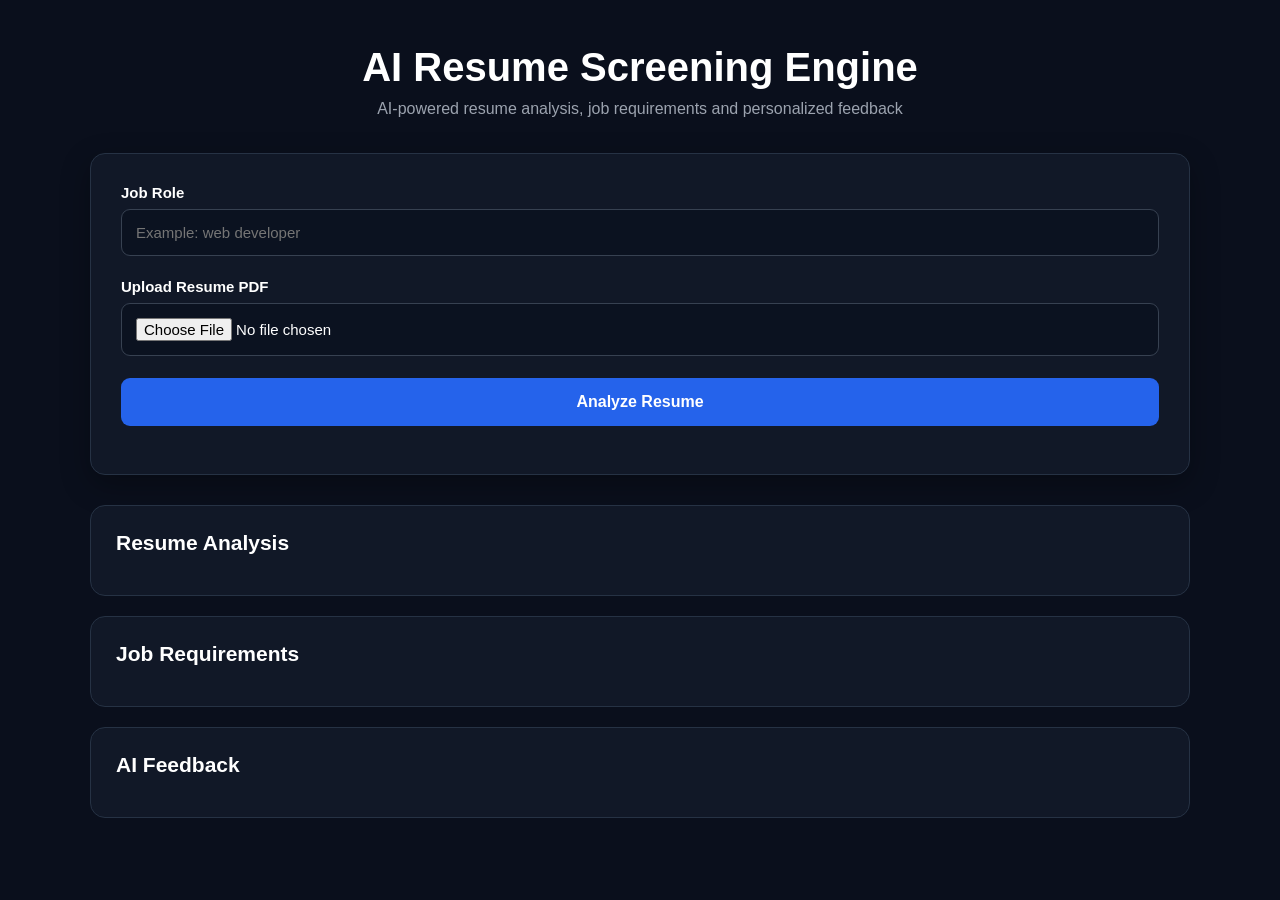
<file: frontend/index.html>
<!DOCTYPE html>
<html lang="en">
<head>
    <meta charset="UTF-8">
    <meta name="viewport" content="width=device-width, initial-scale=1.0">
    <title>AI Resume Screening Engine</title>
    <link rel="stylesheet" href="style.css">
</head>

<body>

    <div class="container">

        <div class="header">
    <h1>AI Resume Screening Engine</h1>
    <p>AI-powered resume analysis, job requirements and personalized feedback</p>
      </div>

        <div class="card">

           <label for="jobRole">Job Role</label>
<input type="text" id="jobRole" placeholder="Example: web developer">

<label for="resumeFile">Upload Resume PDF</label>
<input type="file" id="resumeFile" accept=".pdf">

<button onclick="analyzeResume()">Analyze Resume</button>

            <p id="loading"></p>
            <p id="error"></p>

        </div>

        <div id="results" class="results">

            <div class="result-card">
                <h2>Resume Analysis</h2>
                <pre id="analysis"></pre>
            </div>

            <div class="result-card">
                <h2>Job Requirements</h2>
                <pre id="jobRequirements"></pre>
            </div>

            <div class="result-card">
                <h2>AI Feedback</h2>
                <pre id="feedback"></pre>
            </div>

        </div>

    </div>

    <script src="script.js"></script>

</body>
</html>
</file>
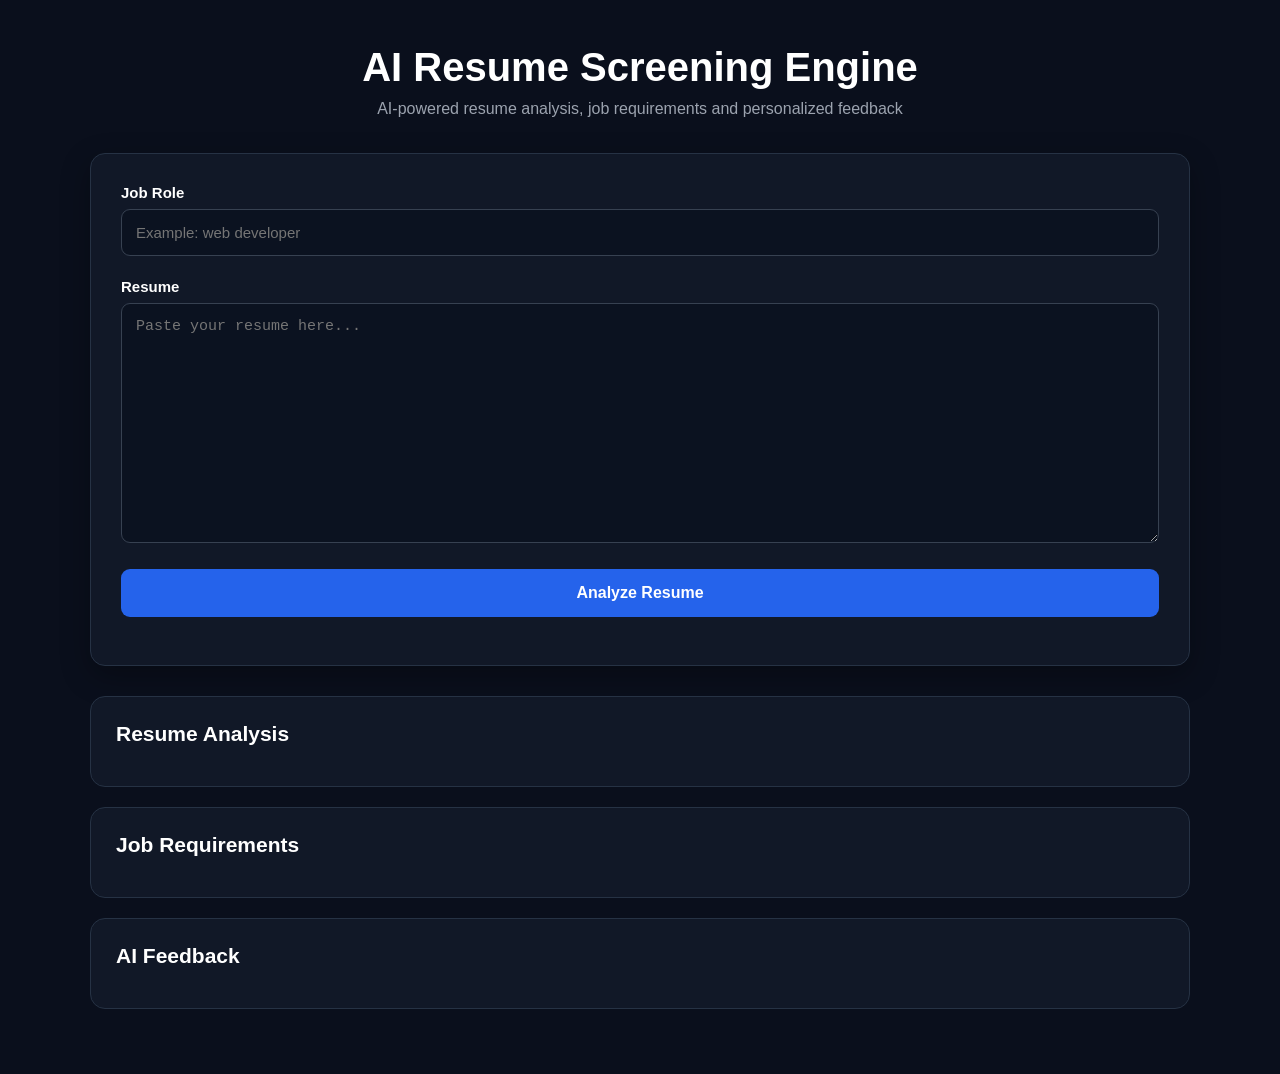
<file: frontent/index.html>
<!DOCTYPE html>
<html lang="en">
<head>
    <meta charset="UTF-8">
    <meta name="viewport" content="width=device-width, initial-scale=1.0">
    <title>AI Resume Screening Engine</title>
    <link rel="stylesheet" href="style.css">
</head>

<body>

    <div class="container">

        <div class="header">
    <h1>AI Resume Screening Engine</h1>
    <p>AI-powered resume analysis, job requirements and personalized feedback</p>
      </div>

        <div class="card">

            <label for="jobRole">Job Role</label>
            <input
                type="text"
                id="jobRole"
                placeholder="Example: web developer"
            >

            <label for="resume">Resume</label>
            <textarea
                id="resume"
                placeholder="Paste your resume here..."
            ></textarea>

            <button onclick="analyzeResume()">
                Analyze Resume
                
            </button>

            <p id="loading"></p>
            <p id="error"></p>

        </div>

        <div id="results" class="results">

            <div class="result-card">
                <h2>Resume Analysis</h2>
                <pre id="analysis"></pre>
            </div>

            <div class="result-card">
                <h2>Job Requirements</h2>
                <pre id="jobRequirements"></pre>
            </div>

            <div class="result-card">
                <h2>AI Feedback</h2>
                <pre id="feedback"></pre>
            </div>

        </div>

    </div>

    <script src="script.js"></script>

</body>
</html>
</file>
<file: frontend/style.css>
* {
    margin: 0;
    padding: 0;
    box-sizing: border-box;
}

body {
    font-family: Arial, sans-serif;
    background: #0a0f1c;
    color: #ffffff;
    min-height: 100vh;
}

.container {
    width: 92%;
    max-width: 1100px;
    margin: auto;
    padding: 45px 0;
}

/* Header */

.header {
    text-align: center;
    margin-bottom: 35px;
}

.header h1 {
    font-size: 40px;
    margin-bottom: 10px;
}

.header p {
    color: #9ca3af;
    font-size: 16px;
}

/* Main Card */

.card {
    background: #111827;
    border: 1px solid #263244;
    border-radius: 15px;
    padding: 30px;
    box-shadow: 0 10px 30px rgba(0, 0, 0, 0.3);
}

label {
    display: block;
    font-size: 15px;
    font-weight: bold;
    margin-bottom: 8px;
}

input,
textarea {
    width: 100%;
    padding: 14px;
    margin-bottom: 22px;
    border-radius: 9px;
    border: 1px solid #374151;
    background: #0b1220;
    color: white;
    font-size: 15px;
    outline: none;
}

input:focus,
textarea:focus {
    border-color: #3b82f6;
}

textarea {
    min-height: 240px;
    resize: vertical;
}

button {
    width: 100%;
    padding: 15px;
    border: none;
    border-radius: 9px;
    background: #2563eb;
    color: white;
    font-size: 16px;
    font-weight: bold;
    cursor: pointer;
}

button:hover {
    background: #1d4ed8;
}

/* Loading and Error */

#loading {
    text-align: center;
    margin-top: 18px;
    color: #60a5fa;
}

#error {
    text-align: center;
    margin-top: 18px;
    color: #f87171;
}

/* Results */

.results {
    margin-top: 30px;
}

.result-card {
    background: #111827;
    border: 1px solid #263244;
    border-radius: 15px;
    padding: 25px;
    margin-bottom: 20px;
}

.result-card h2 {
    margin-bottom: 15px;
    font-size: 21px;
}

pre {
    white-space: pre-wrap;
    word-wrap: break-word;
    color: #dbeafe;
    line-height: 1.7;
    font-family: Arial, sans-serif;
}

/* Mobile */

@media (max-width: 600px) {

    .container {
        width: 94%;
        padding: 25px 0;
    }

    .header h1 {
        font-size: 28px;
    }

    .card,
    .result-card {
        padding: 20px;
    }
}
</file>
<file: frontent/style.css>
* {
    margin: 0;
    padding: 0;
    box-sizing: border-box;
}

body {
    font-family: Arial, sans-serif;
    background: #0a0f1c;
    color: #ffffff;
    min-height: 100vh;
}

.container {
    width: 92%;
    max-width: 1100px;
    margin: auto;
    padding: 45px 0;
}

/* Header */

.header {
    text-align: center;
    margin-bottom: 35px;
}

.header h1 {
    font-size: 40px;
    margin-bottom: 10px;
}

.header p {
    color: #9ca3af;
    font-size: 16px;
}

/* Main Card */

.card {
    background: #111827;
    border: 1px solid #263244;
    border-radius: 15px;
    padding: 30px;
    box-shadow: 0 10px 30px rgba(0, 0, 0, 0.3);
}

label {
    display: block;
    font-size: 15px;
    font-weight: bold;
    margin-bottom: 8px;
}

input,
textarea {
    width: 100%;
    padding: 14px;
    margin-bottom: 22px;
    border-radius: 9px;
    border: 1px solid #374151;
    background: #0b1220;
    color: white;
    font-size: 15px;
    outline: none;
}

input:focus,
textarea:focus {
    border-color: #3b82f6;
}

textarea {
    min-height: 240px;
    resize: vertical;
}

button {
    width: 100%;
    padding: 15px;
    border: none;
    border-radius: 9px;
    background: #2563eb;
    color: white;
    font-size: 16px;
    font-weight: bold;
    cursor: pointer;
}

button:hover {
    background: #1d4ed8;
}

/* Loading and Error */

#loading {
    text-align: center;
    margin-top: 18px;
    color: #60a5fa;
}

#error {
    text-align: center;
    margin-top: 18px;
    color: #f87171;
}

/* Results */

.results {
    margin-top: 30px;
}

.result-card {
    background: #111827;
    border: 1px solid #263244;
    border-radius: 15px;
    padding: 25px;
    margin-bottom: 20px;
}

.result-card h2 {
    margin-bottom: 15px;
    font-size: 21px;
}

pre {
    white-space: pre-wrap;
    word-wrap: break-word;
    color: #dbeafe;
    line-height: 1.7;
    font-family: Arial, sans-serif;
}

/* Mobile */

@media (max-width: 600px) {

    .container {
        width: 94%;
        padding: 25px 0;
    }

    .header h1 {
        font-size: 28px;
    }

    .card,
    .result-card {
        padding: 20px;
    }
}
</file>
